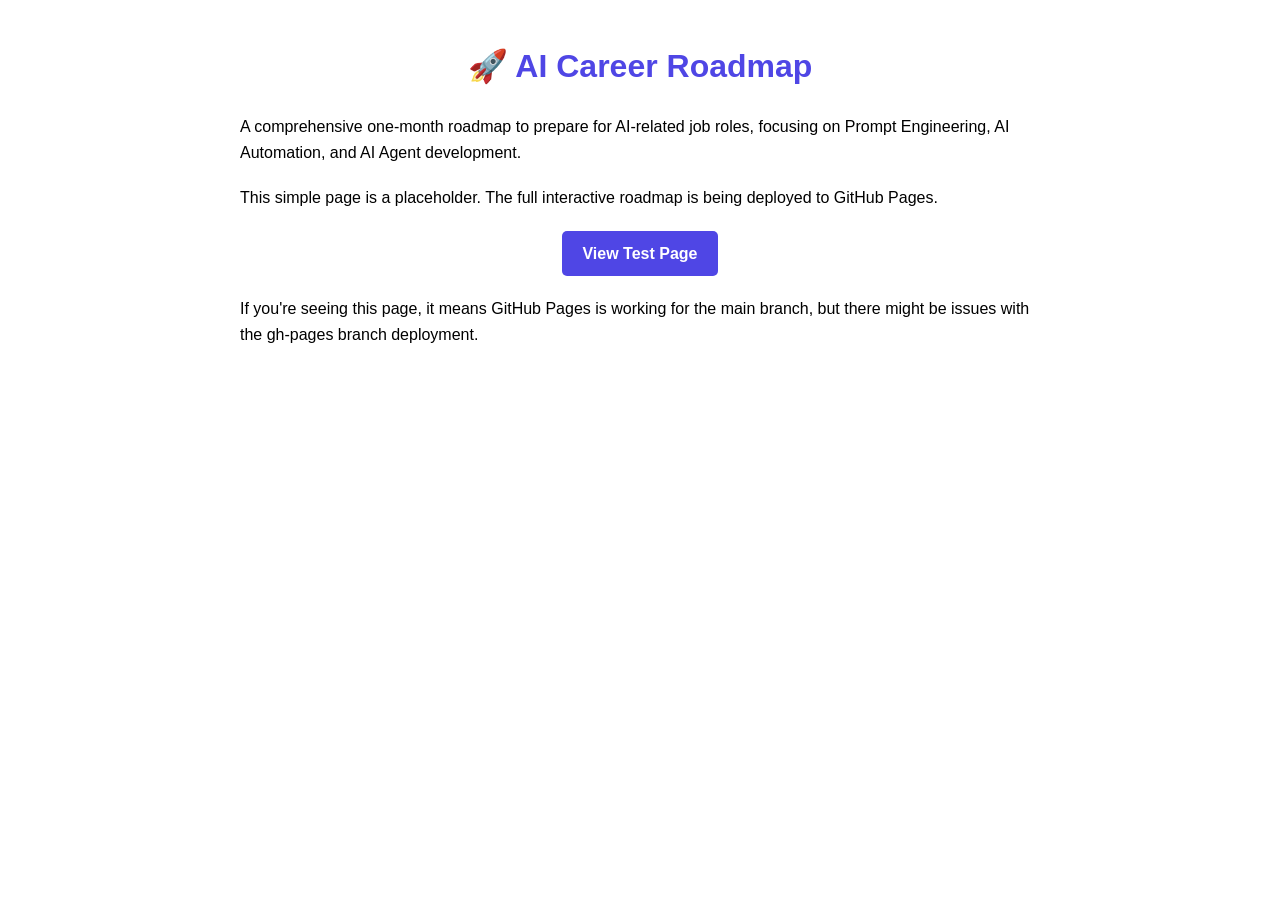
<file: index.html>
<!DOCTYPE html>
<html lang="en">
<head>
    <meta charset="UTF-8">
    <meta name="viewport" content="width=device-width, initial-scale=1.0">
    <title>AI Career Roadmap</title>
    <style>
        body {
            font-family: Arial, sans-serif;
            line-height: 1.6;
            max-width: 800px;
            margin: 0 auto;
            padding: 20px;
        }
        h1 {
            color: #4f46e5;
            text-align: center;
        }
        p {
            margin-bottom: 20px;
        }
        .button {
            display: inline-block;
            background-color: #4f46e5;
            color: white;
            padding: 10px 20px;
            text-decoration: none;
            border-radius: 5px;
            font-weight: bold;
        }
        .button:hover {
            background-color: #3730a3;
        }
        .center {
            text-align: center;
        }
    </style>
</head>
<body>
    <h1>🚀 AI Career Roadmap</h1>
    <p>A comprehensive one-month roadmap to prepare for AI-related job roles, focusing on Prompt Engineering, AI Automation, and AI Agent development.</p>
    
    <p>This simple page is a placeholder. The full interactive roadmap is being deployed to GitHub Pages.</p>
    
    <p class="center">
        <a href="https://hharsha98.github.io/ai-roadmap/test.html" class="button">View Test Page</a>
    </p>
    
    <p>If you're seeing this page, it means GitHub Pages is working for the main branch, but there might be issues with the gh-pages branch deployment.</p>
</body>
</html>
</file>
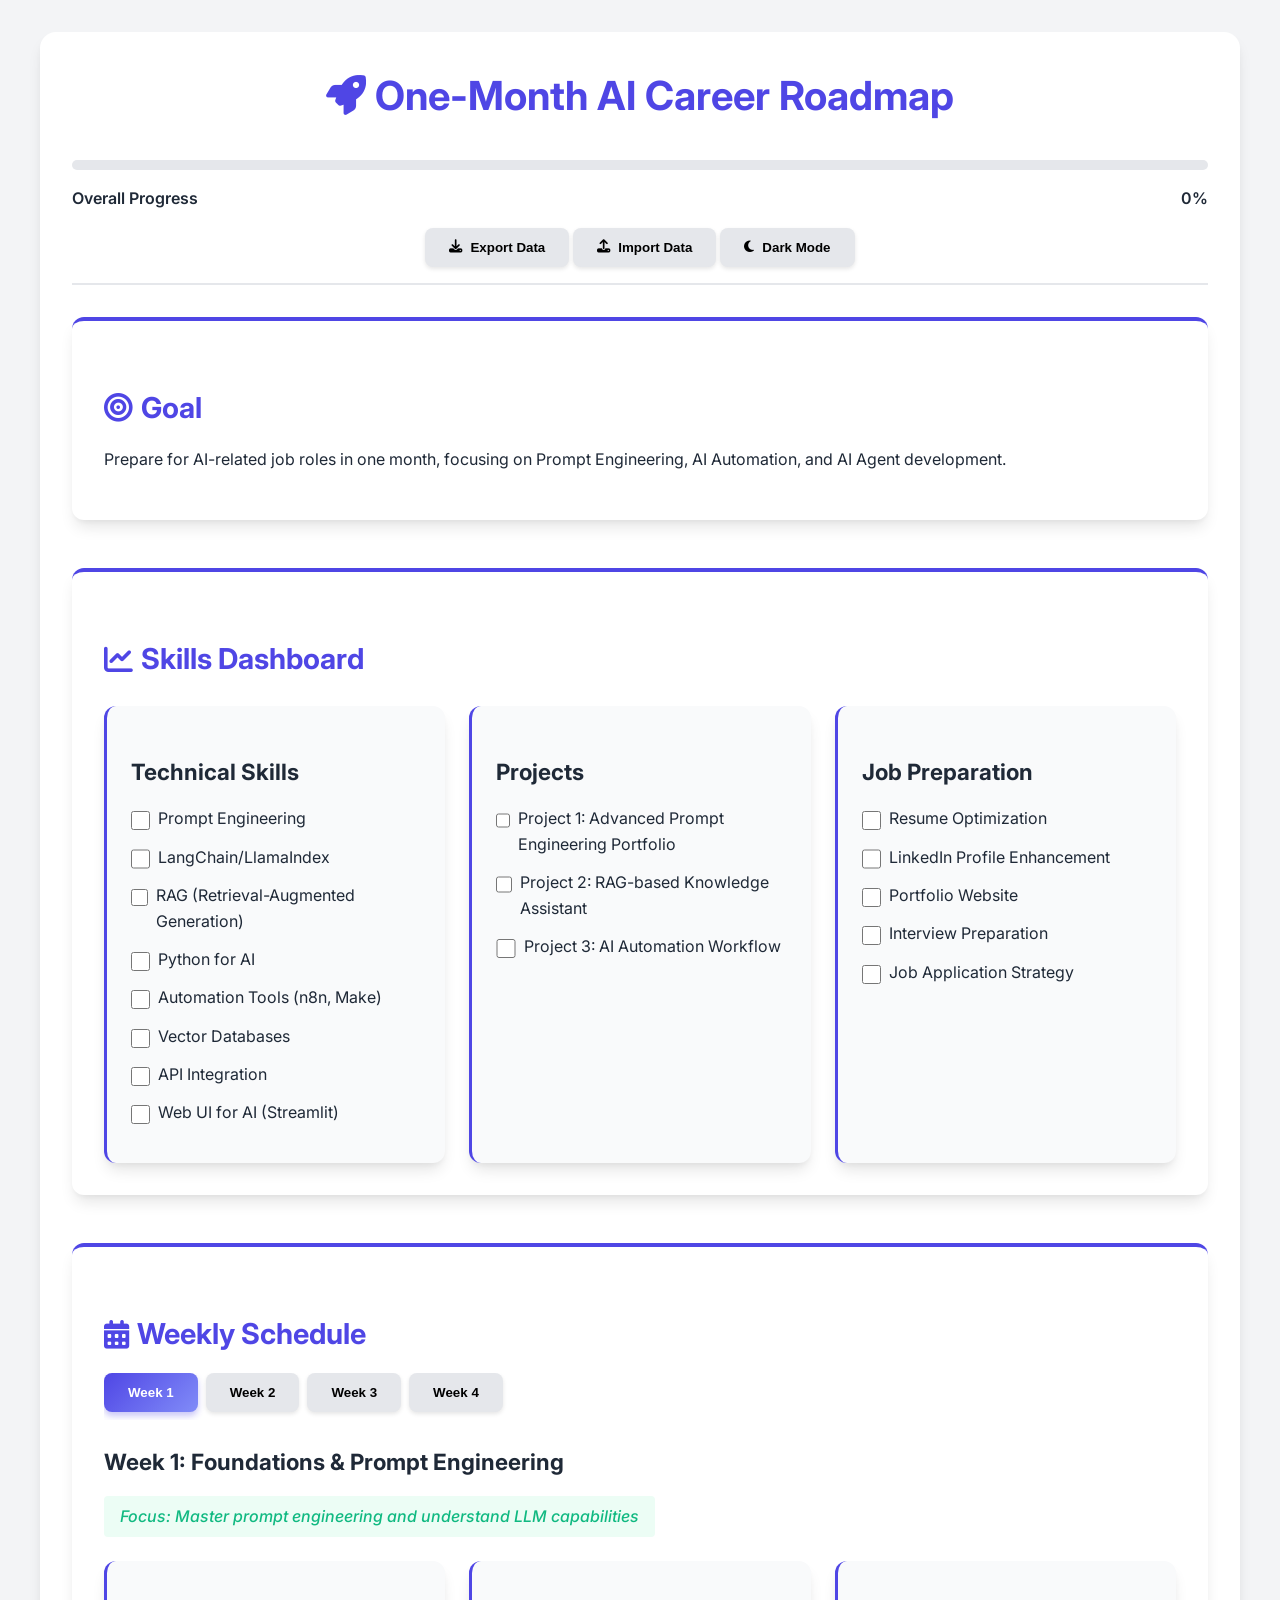
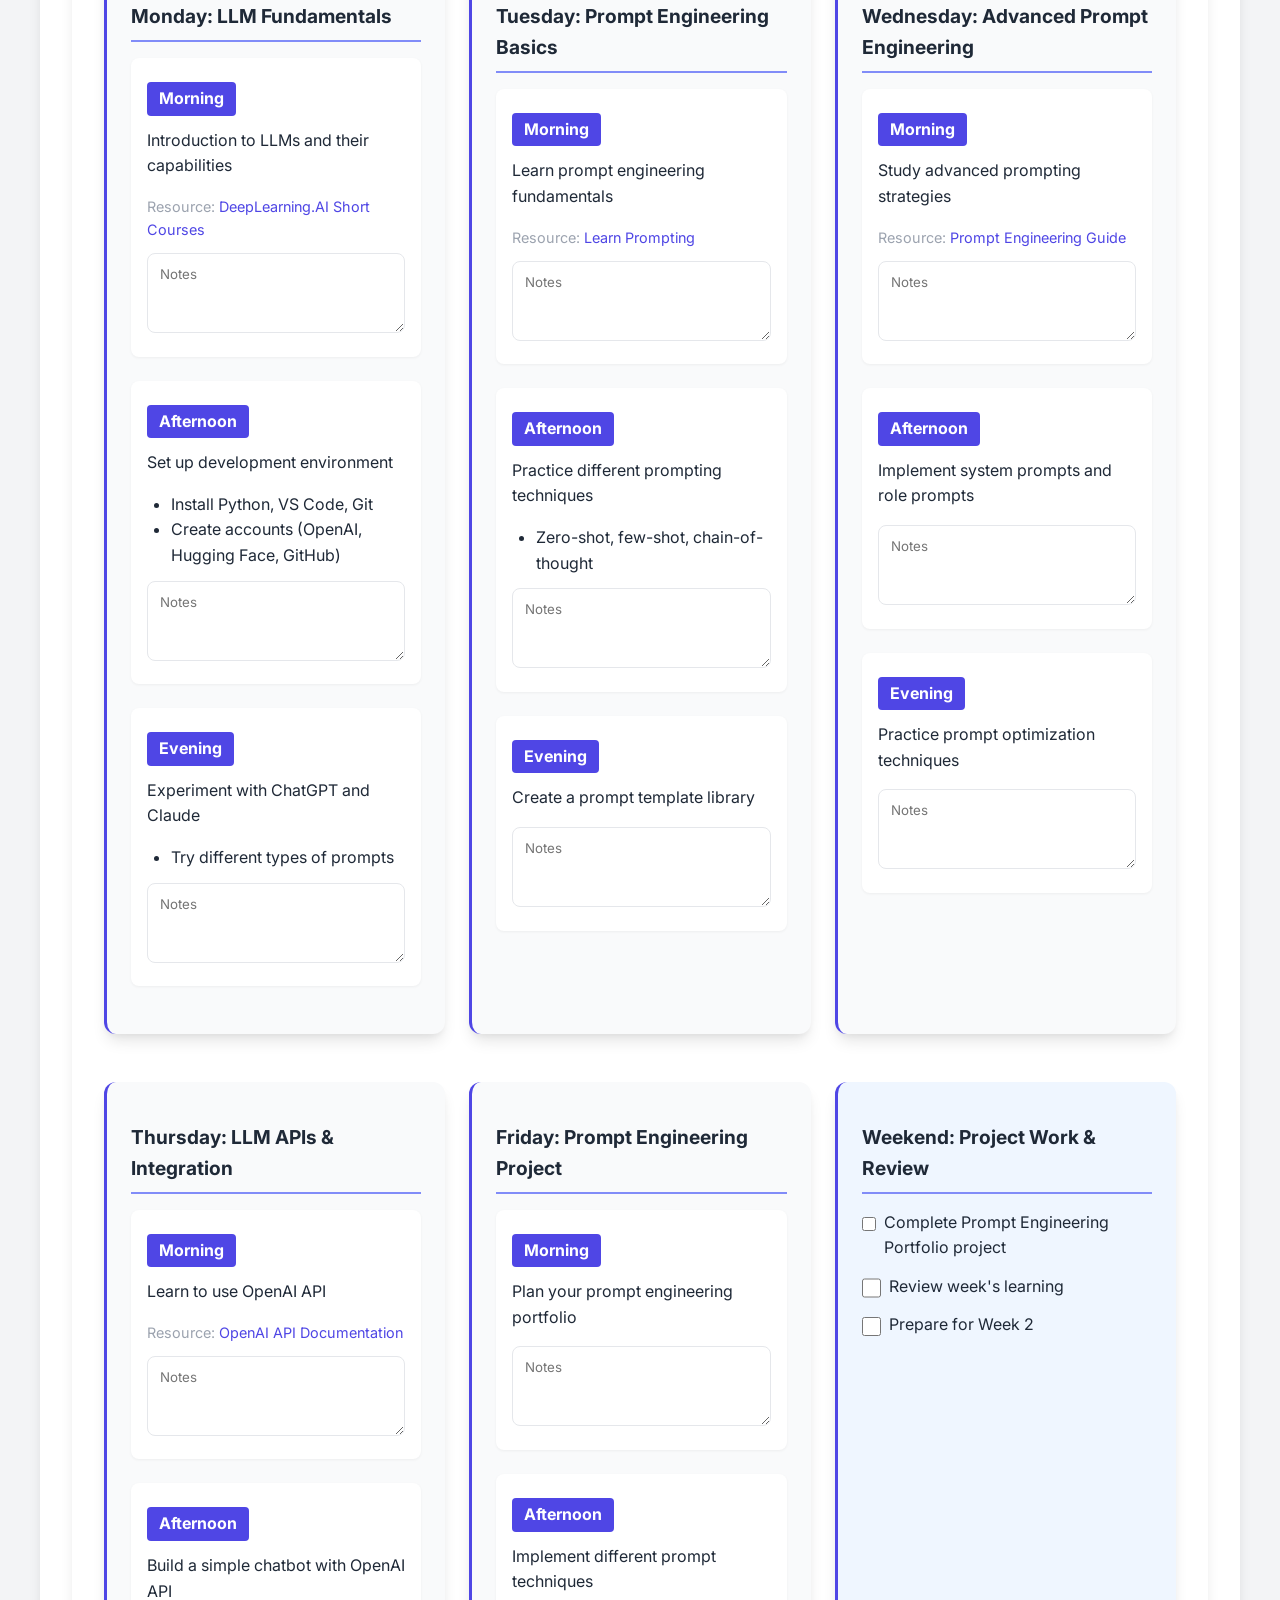
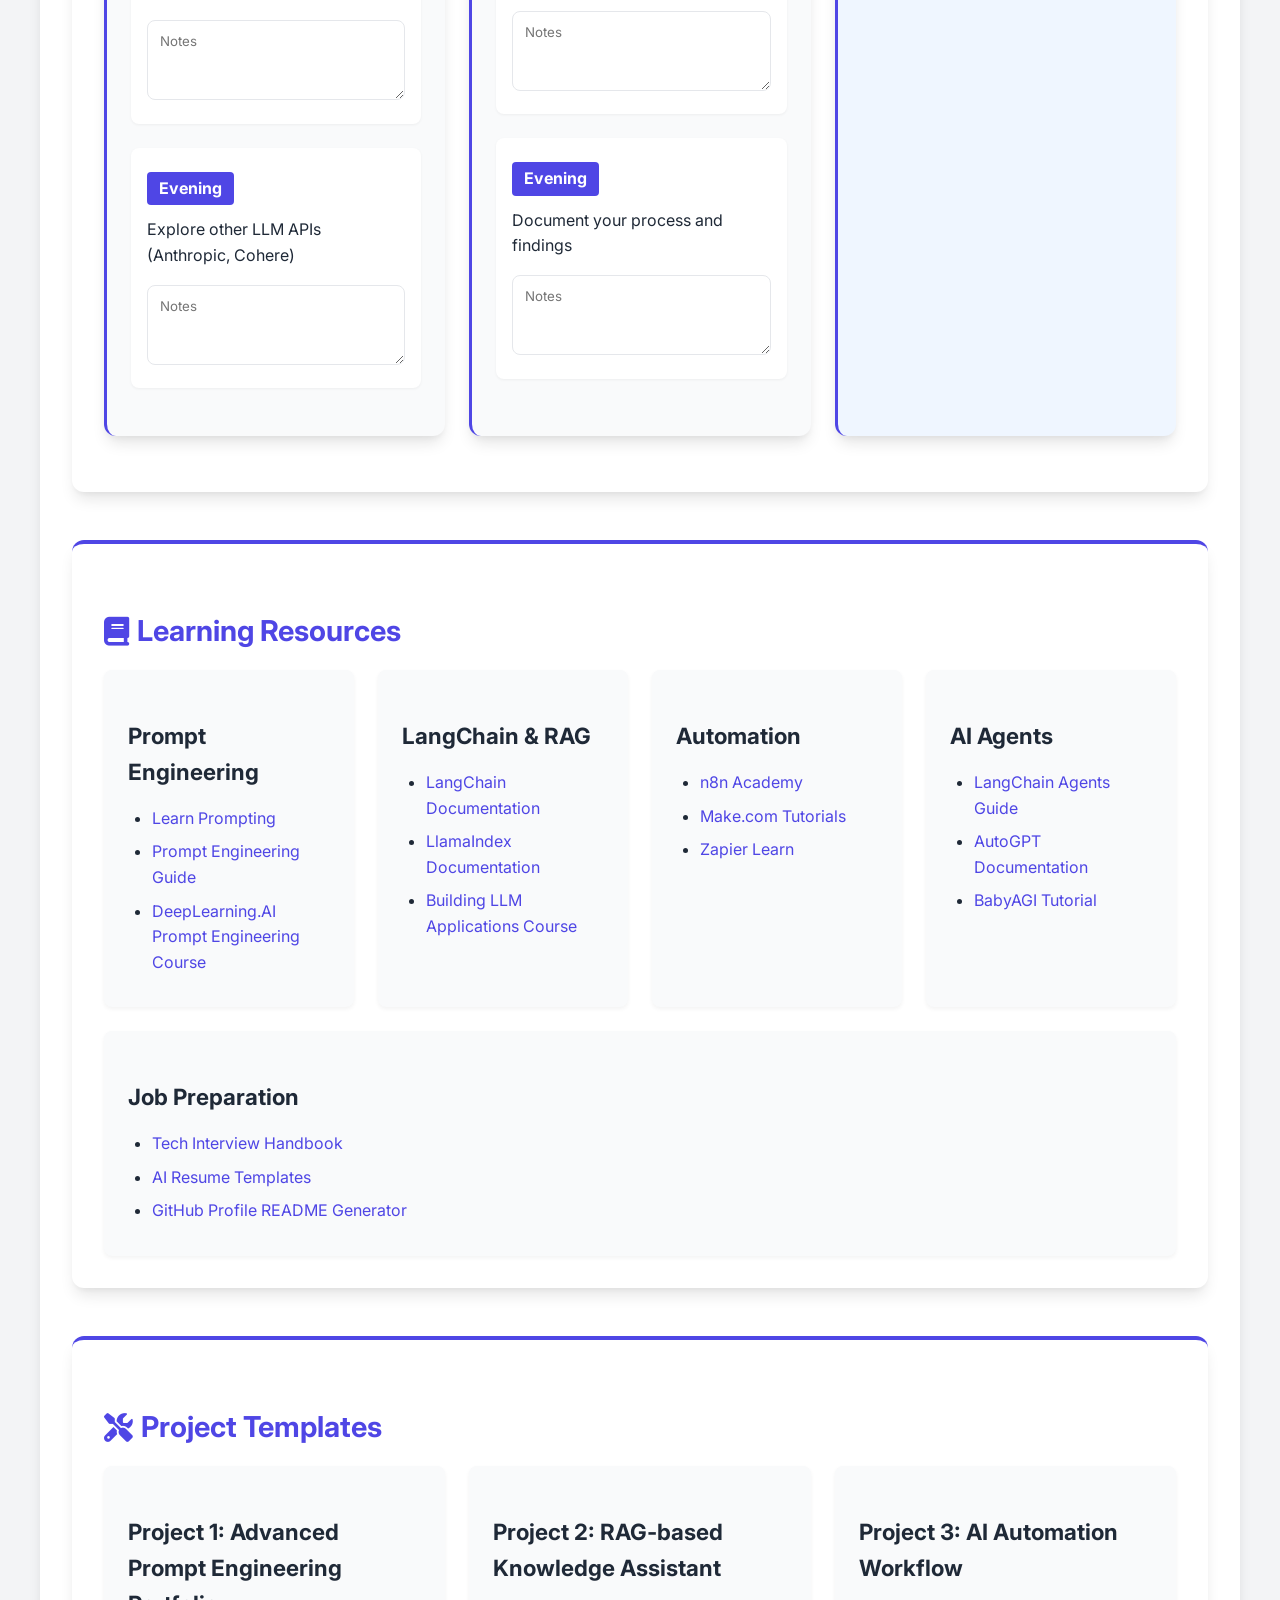
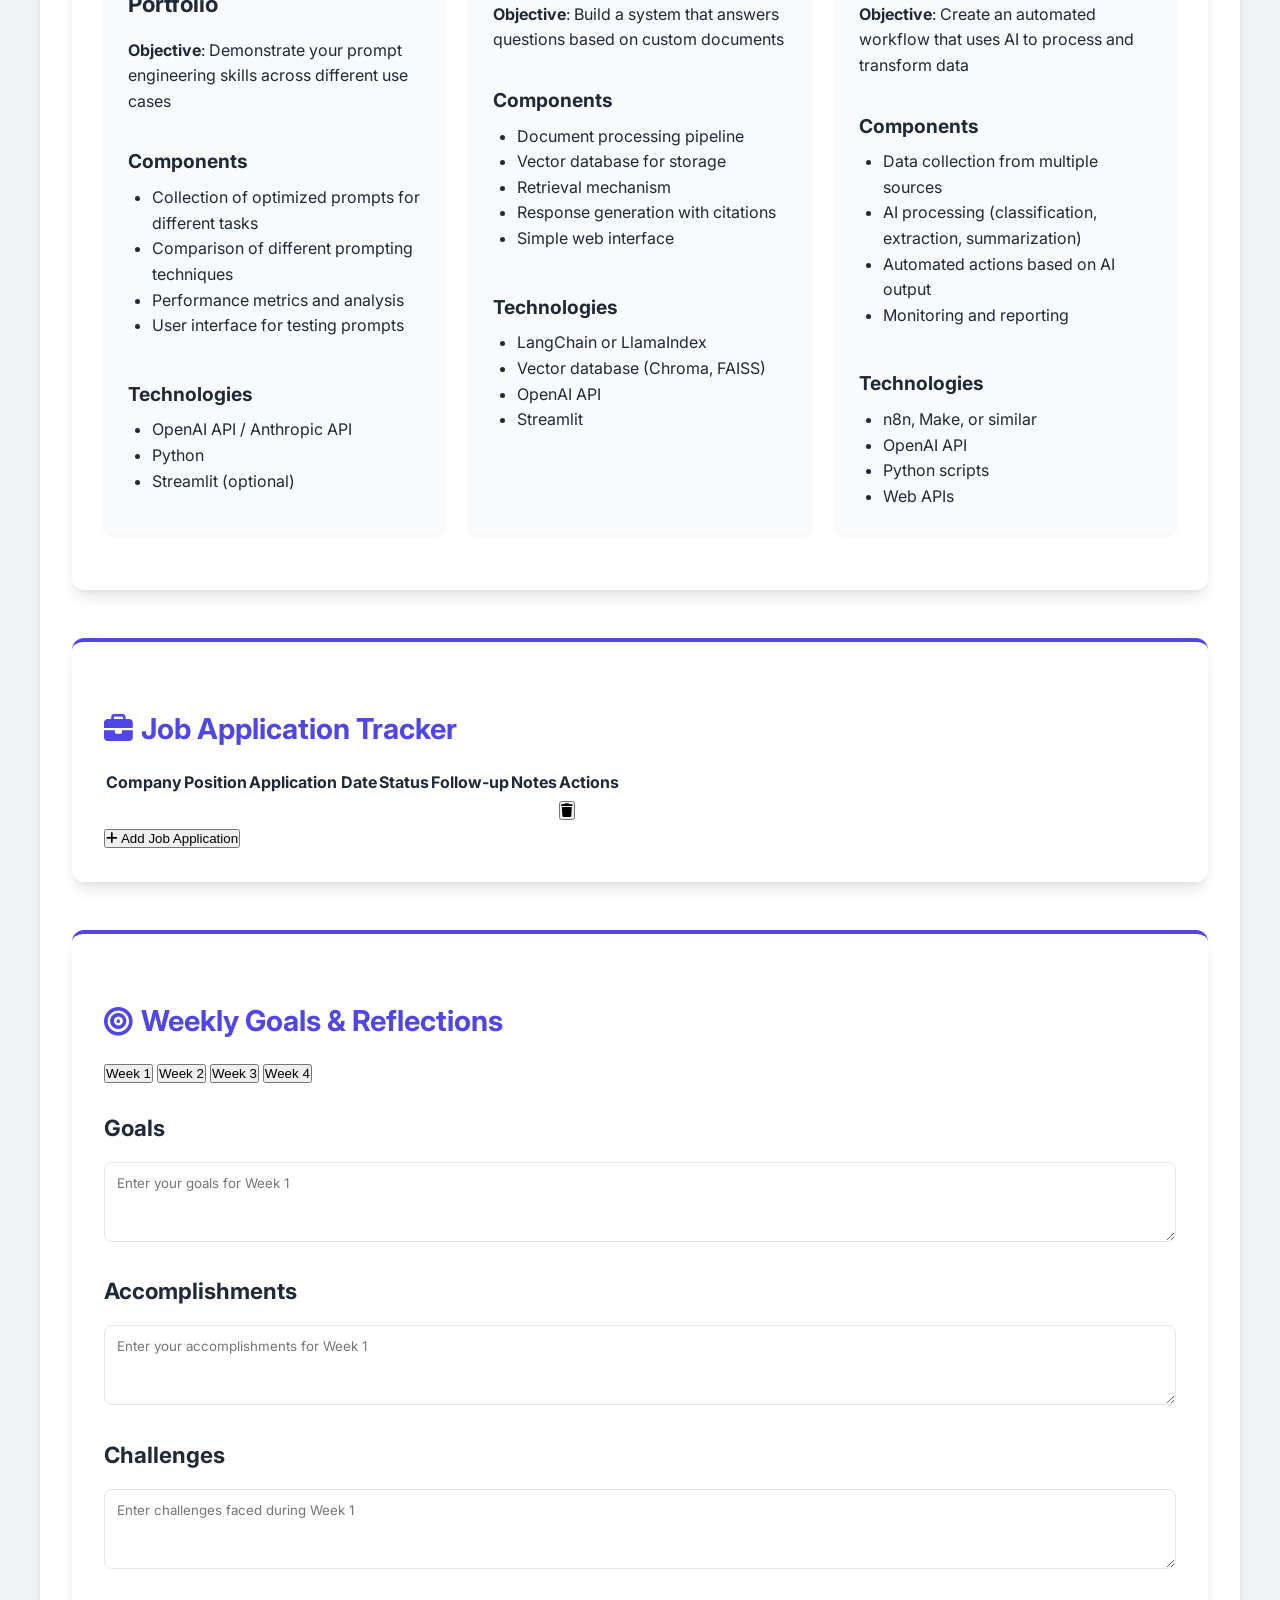
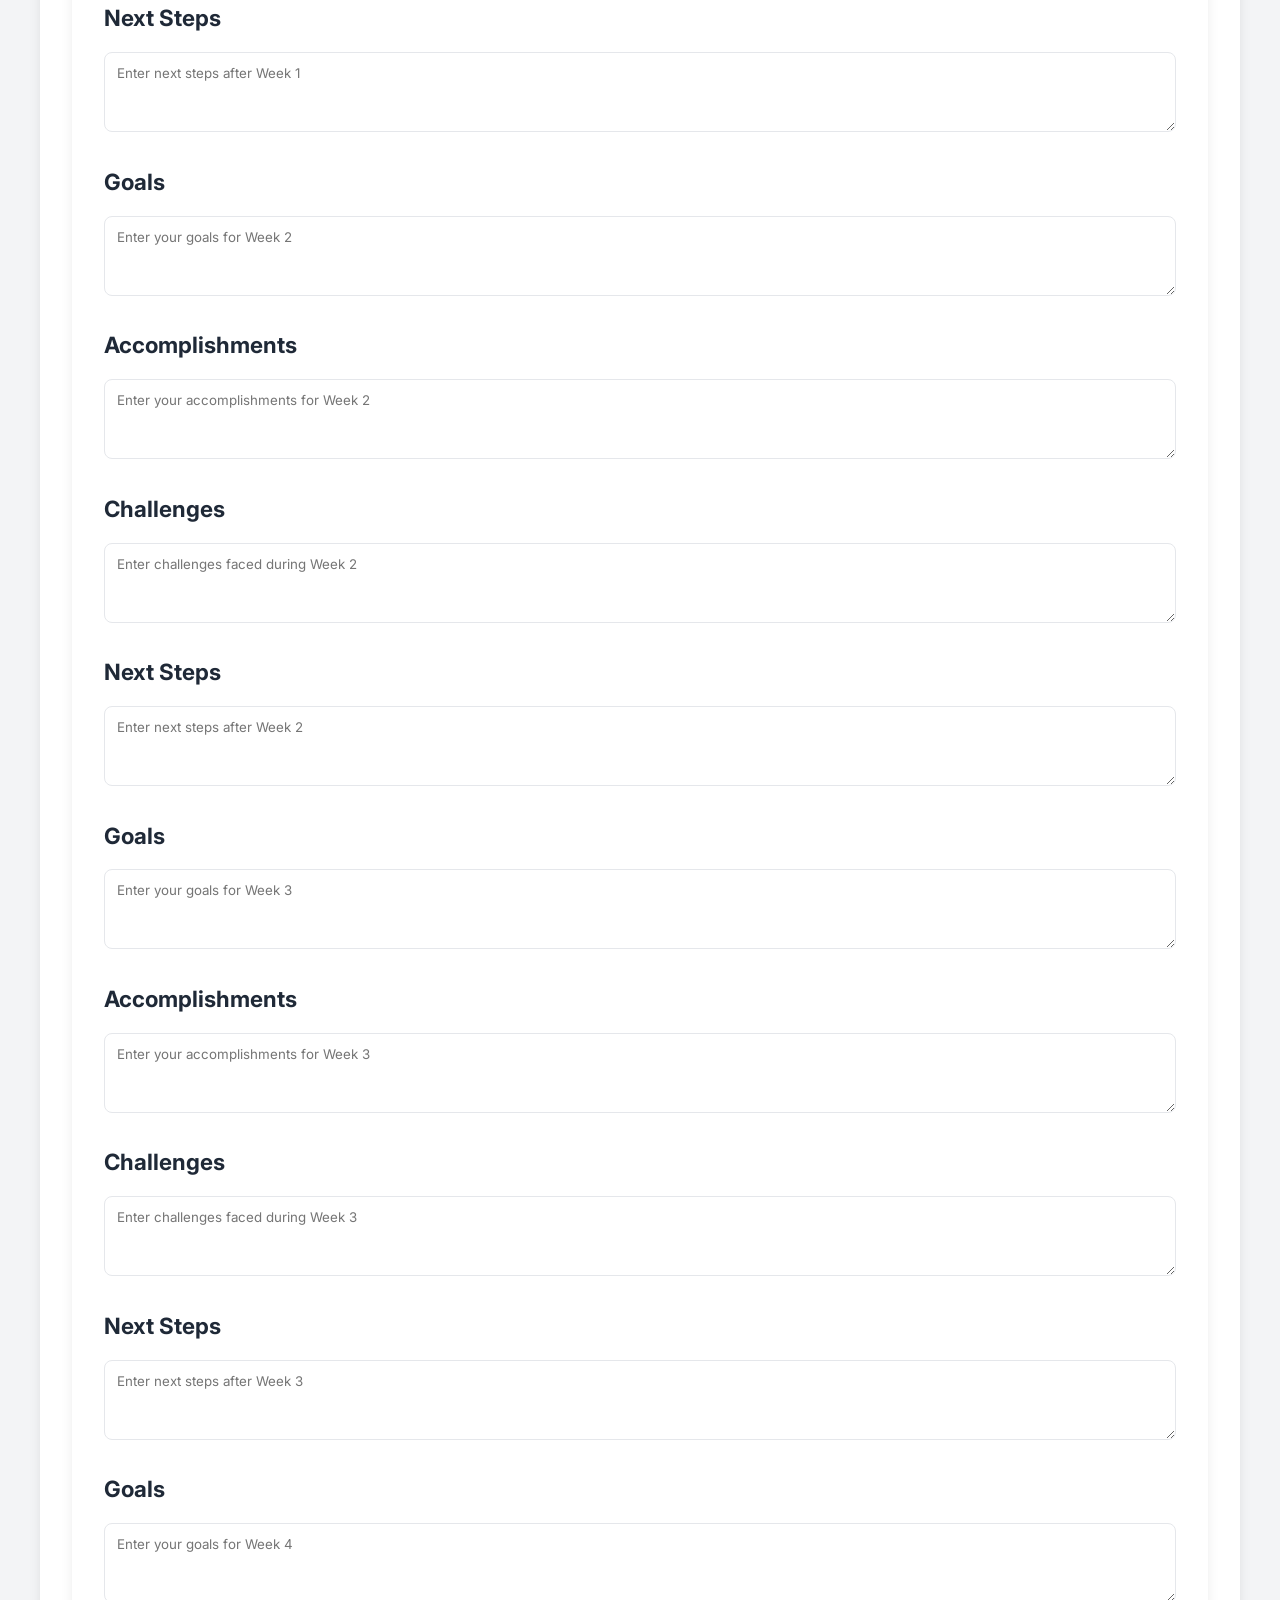
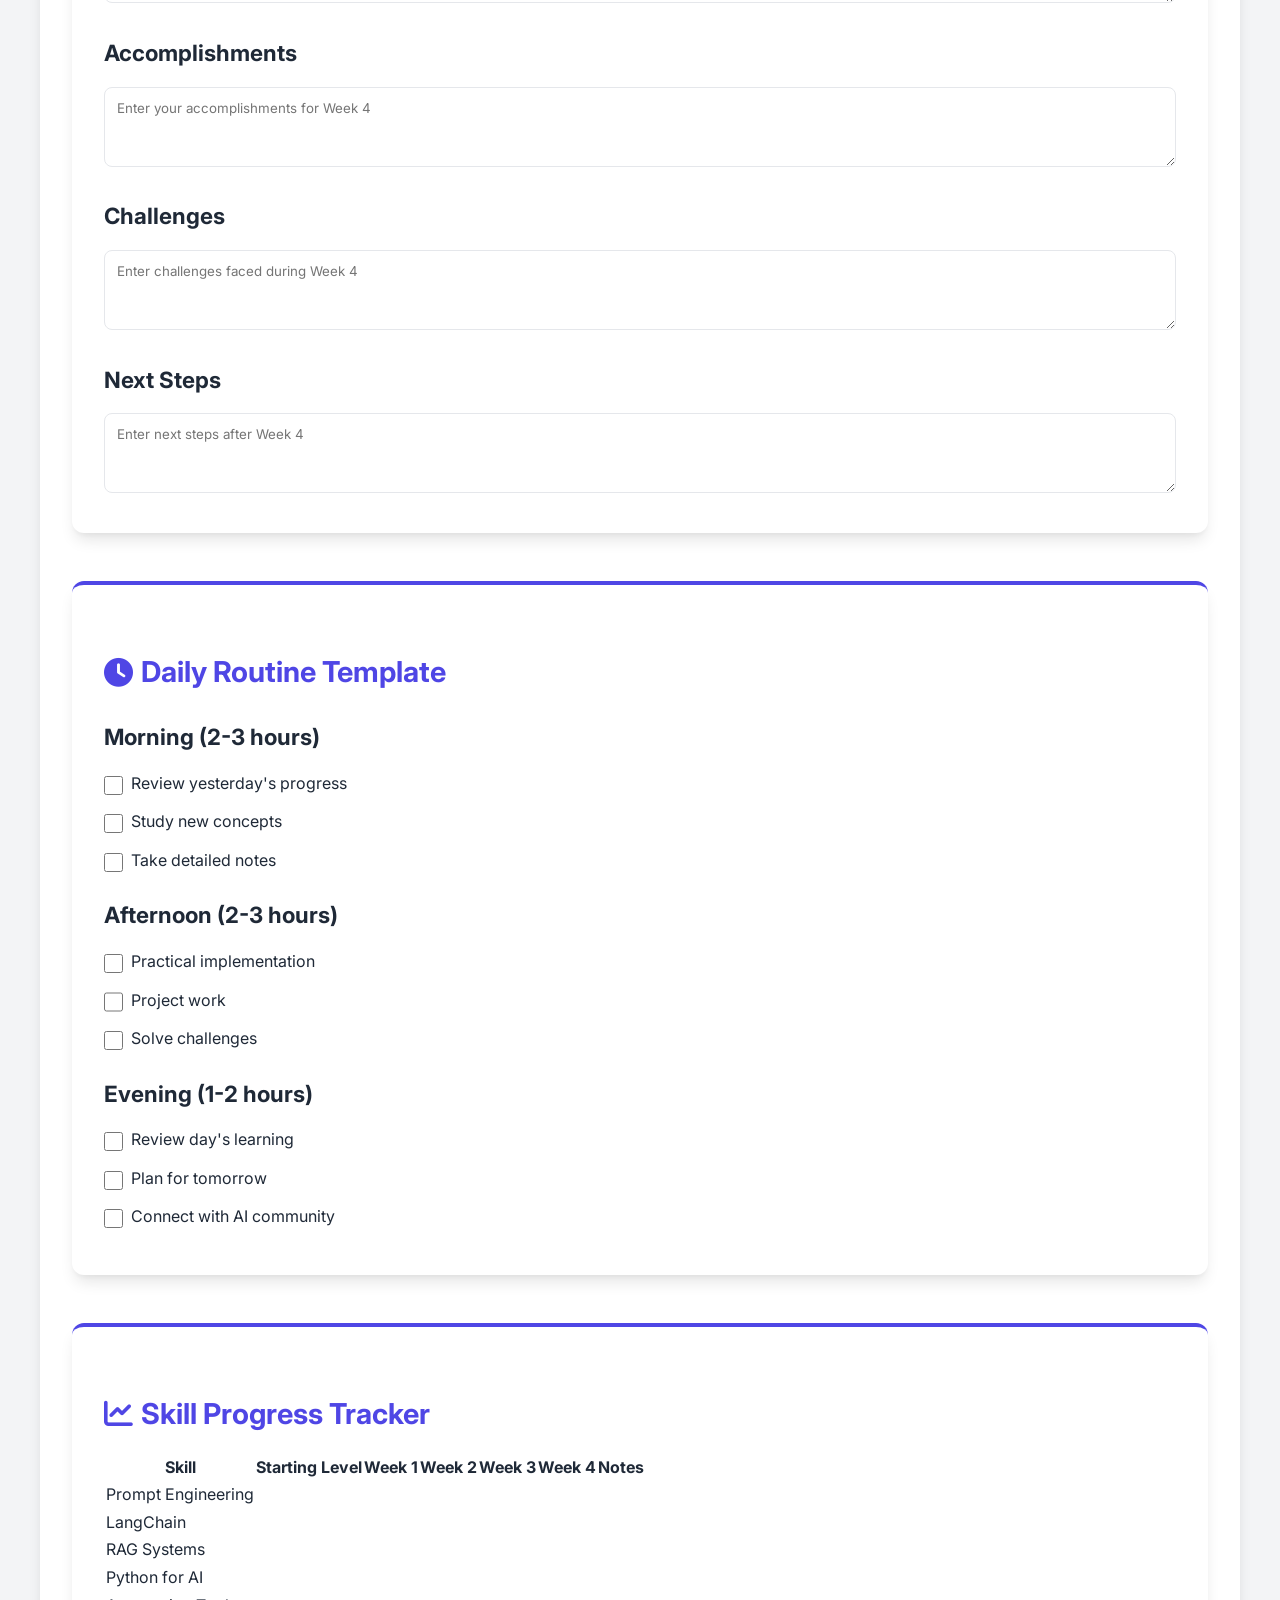
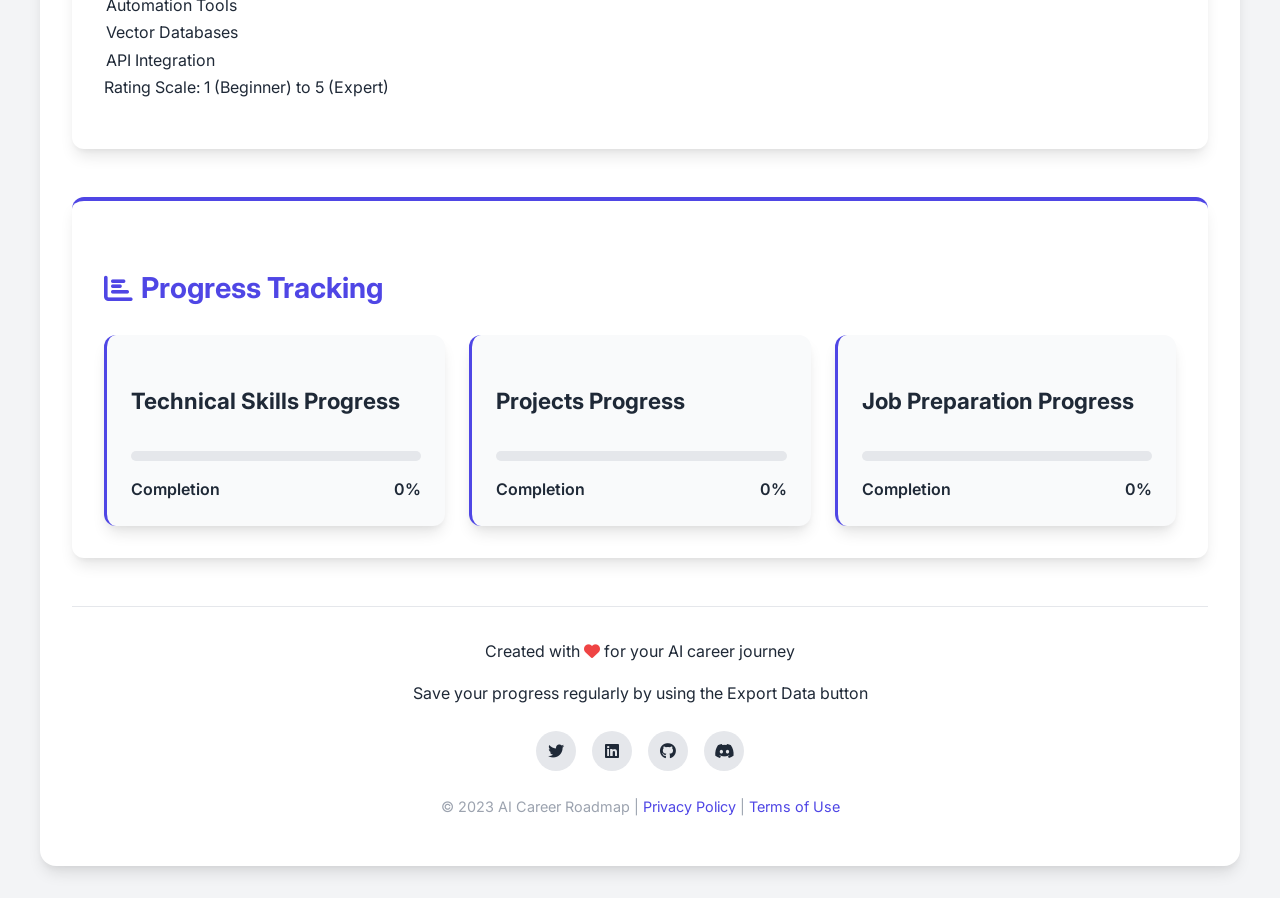
<file: docs/index.html>
<!DOCTYPE html>
<html lang="en">
<head>
    <meta charset="UTF-8">
    <meta name="description" content="A comprehensive one-month roadmap to prepare for AI-related job roles, focusing on Prompt Engineering, AI Automation, and AI Agent development.">
    <title>🚀 One-Month AI Career Roadmap</title>
    <meta name="viewport" content="width=device-width, initial-scale=1">
    <meta name="theme-color" content="#4f46e5">
    <link rel="stylesheet" href="styles.css">
    <link rel="stylesheet" href="https://cdnjs.cloudflare.com/ajax/libs/font-awesome/6.4.0/css/all.min.css">
    <link rel="preconnect" href="https://fonts.googleapis.com">
    <link rel="preconnect" href="https://fonts.gstatic.com" crossorigin>
    <link href="https://fonts.googleapis.com/css2?family=Inter:wght@300;400;500;600;700&family=Poppins:wght@400;500;600;700&display=swap" rel="stylesheet">
    <link rel="icon" type="image/png" href="https://img.icons8.com/fluency/48/artificial-intelligence.png">
    <link rel="manifest" href="manifest.json">
    <link rel="apple-touch-icon" href="https://img.icons8.com/fluency/192/artificial-intelligence.png">
    <meta name="apple-mobile-web-app-capable" content="yes">
    <meta name="apple-mobile-web-app-status-bar-style" content="black-translucent">
    <script defer src="script.js"></script>
</head>
<body>
    <div class="container">
        <header>
            <h1><i class="fas fa-rocket"></i> One-Month AI Career Roadmap</h1>
            <div class="progress-container">
                <div class="progress-bar">
                    <div class="progress-fill"></div>
                </div>
                <div class="progress-stats">
                    <span>Overall Progress</span>
                    <span class="progress-percentage">0%</span>
                </div>
            </div>
            <div class="action-buttons" style="margin-top: 1rem;">
                <button onclick="exportData()" class="tab-button"><i class="fas fa-download"></i> Export Data</button>
                <button onclick="importData()" class="tab-button"><i class="fas fa-upload"></i> Import Data</button>
                <button id="theme-toggle" class="tab-button"><i class="fas fa-moon"></i><i class="fas fa-sun"></i> Dark Mode</button>
            </div>
        </header>

        <section id="goal">
            <h2><i class="fas fa-bullseye"></i> Goal</h2>
            <p>Prepare for AI-related job roles in one month, focusing on Prompt Engineering, AI Automation, and AI Agent development.</p>
        </section>

        <section id="skills-dashboard">
            <h2><i class="fas fa-chart-line"></i> Skills Dashboard</h2>

            <div class="skills-container">
                <div class="skills-column">
                    <h3>Technical Skills</h3>
                    <ul class="checklist">
                        <li><input type="checkbox" id="skill1"><label for="skill1">Prompt Engineering</label></li>
                        <li><input type="checkbox" id="skill2"><label for="skill2">LangChain/LlamaIndex</label></li>
                        <li><input type="checkbox" id="skill3"><label for="skill3">RAG (Retrieval-Augmented Generation)</label></li>
                        <li><input type="checkbox" id="skill4"><label for="skill4">Python for AI</label></li>
                        <li><input type="checkbox" id="skill5"><label for="skill5">Automation Tools (n8n, Make)</label></li>
                        <li><input type="checkbox" id="skill6"><label for="skill6">Vector Databases</label></li>
                        <li><input type="checkbox" id="skill7"><label for="skill7">API Integration</label></li>
                        <li><input type="checkbox" id="skill8"><label for="skill8">Web UI for AI (Streamlit)</label></li>
                    </ul>
                </div>

                <div class="skills-column">
                    <h3>Projects</h3>
                    <ul class="checklist">
                        <li><input type="checkbox" id="project1"><label for="project1">Project 1: Advanced Prompt Engineering Portfolio</label></li>
                        <li><input type="checkbox" id="project2"><label for="project2">Project 2: RAG-based Knowledge Assistant</label></li>
                        <li><input type="checkbox" id="project3"><label for="project3">Project 3: AI Automation Workflow</label></li>
                    </ul>
                </div>

                <div class="skills-column">
                    <h3>Job Preparation</h3>
                    <ul class="checklist">
                        <li><input type="checkbox" id="job1"><label for="job1">Resume Optimization</label></li>
                        <li><input type="checkbox" id="job2"><label for="job2">LinkedIn Profile Enhancement</label></li>
                        <li><input type="checkbox" id="job3"><label for="job3">Portfolio Website</label></li>
                        <li><input type="checkbox" id="job4"><label for="job4">Interview Preparation</label></li>
                        <li><input type="checkbox" id="job5"><label for="job5">Job Application Strategy</label></li>
                    </ul>
                </div>
            </div>
        </section>

        <section id="weekly-schedule">
            <h2><i class="fas fa-calendar-alt"></i> Weekly Schedule</h2>

            <div class="week-tabs">
                <button class="tab-button active" onclick="openWeek(event, 'week1')">Week 1</button>
                <button class="tab-button" onclick="openWeek(event, 'week2')">Week 2</button>
                <button class="tab-button" onclick="openWeek(event, 'week3')">Week 3</button>
                <button class="tab-button" onclick="openWeek(event, 'week4')">Week 4</button>
            </div>

            <div id="week1" class="week-content active">
                <h3>Week 1: Foundations & Prompt Engineering</h3>
                <p class="week-focus"><em>Focus: Master prompt engineering and understand LLM capabilities</em></p>

                <div class="day-container">
                    <div class="day-card">
                        <h4>Monday: LLM Fundamentals</h4>
                        <div class="time-block">
                            <h5>Morning</h5>
                            <p>Introduction to LLMs and their capabilities</p>
                            <p class="resource">Resource: <a href="https://www.deeplearning.ai/short-courses/" target="_blank">DeepLearning.AI Short Courses</a></p>
                            <textarea placeholder="Notes"></textarea>
                        </div>
                        <div class="time-block">
                            <h5>Afternoon</h5>
                            <p>Set up development environment</p>
                            <ul>
                                <li>Install Python, VS Code, Git</li>
                                <li>Create accounts (OpenAI, Hugging Face, GitHub)</li>
                            </ul>
                            <textarea placeholder="Notes"></textarea>
                        </div>
                        <div class="time-block">
                            <h5>Evening</h5>
                            <p>Experiment with ChatGPT and Claude</p>
                            <ul>
                                <li>Try different types of prompts</li>
                            </ul>
                            <textarea placeholder="Notes"></textarea>
                        </div>
                    </div>

                    <div class="day-card">
                        <h4>Tuesday: Prompt Engineering Basics</h4>
                        <div class="time-block">
                            <h5>Morning</h5>
                            <p>Learn prompt engineering fundamentals</p>
                            <p class="resource">Resource: <a href="https://learnprompting.org/" target="_blank">Learn Prompting</a></p>
                            <textarea placeholder="Notes"></textarea>
                        </div>
                        <div class="time-block">
                            <h5>Afternoon</h5>
                            <p>Practice different prompting techniques</p>
                            <ul>
                                <li>Zero-shot, few-shot, chain-of-thought</li>
                            </ul>
                            <textarea placeholder="Notes"></textarea>
                        </div>
                        <div class="time-block">
                            <h5>Evening</h5>
                            <p>Create a prompt template library</p>
                            <textarea placeholder="Notes"></textarea>
                        </div>
                    </div>

                    <div class="day-card">
                        <h4>Wednesday: Advanced Prompt Engineering</h4>
                        <div class="time-block">
                            <h5>Morning</h5>
                            <p>Study advanced prompting strategies</p>
                            <p class="resource">Resource: <a href="https://www.promptingguide.ai/" target="_blank">Prompt Engineering Guide</a></p>
                            <textarea placeholder="Notes"></textarea>
                        </div>
                        <div class="time-block">
                            <h5>Afternoon</h5>
                            <p>Implement system prompts and role prompts</p>
                            <textarea placeholder="Notes"></textarea>
                        </div>
                        <div class="time-block">
                            <h5>Evening</h5>
                            <p>Practice prompt optimization techniques</p>
                            <textarea placeholder="Notes"></textarea>
                        </div>
                    </div>

                    <div class="day-card">
                        <h4>Thursday: LLM APIs & Integration</h4>
                        <div class="time-block">
                            <h5>Morning</h5>
                            <p>Learn to use OpenAI API</p>
                            <p class="resource">Resource: <a href="https://platform.openai.com/docs/api-reference" target="_blank">OpenAI API Documentation</a></p>
                            <textarea placeholder="Notes"></textarea>
                        </div>
                        <div class="time-block">
                            <h5>Afternoon</h5>
                            <p>Build a simple chatbot with OpenAI API</p>
                            <textarea placeholder="Notes"></textarea>
                        </div>
                        <div class="time-block">
                            <h5>Evening</h5>
                            <p>Explore other LLM APIs (Anthropic, Cohere)</p>
                            <textarea placeholder="Notes"></textarea>
                        </div>
                    </div>

                    <div class="day-card">
                        <h4>Friday: Prompt Engineering Project</h4>
                        <div class="time-block">
                            <h5>Morning</h5>
                            <p>Plan your prompt engineering portfolio</p>
                            <textarea placeholder="Notes"></textarea>
                        </div>
                        <div class="time-block">
                            <h5>Afternoon</h5>
                            <p>Implement different prompt techniques</p>
                            <textarea placeholder="Notes"></textarea>
                        </div>
                        <div class="time-block">
                            <h5>Evening</h5>
                            <p>Document your process and findings</p>
                            <textarea placeholder="Notes"></textarea>
                        </div>
                    </div>

                    <div class="day-card weekend">
                        <h4>Weekend: Project Work & Review</h4>
                        <ul class="checklist">
                            <li><input type="checkbox" id="w1-weekend1"><label for="w1-weekend1">Complete Prompt Engineering Portfolio project</label></li>
                            <li><input type="checkbox" id="w1-weekend2"><label for="w1-weekend2">Review week's learning</label></li>
                            <li><input type="checkbox" id="w1-weekend3"><label for="w1-weekend3">Prepare for Week 2</label></li>
                        </ul>
                    </div>
                </div>
            </div>

            <div id="week2" class="week-content">
                <h3>Week 2: LangChain & RAG Systems</h3>
                <p class="week-focus"><em>Focus: Build applications with LangChain and implement RAG</em></p>

                <!-- Week 2 content structure similar to Week 1 -->
                <div class="day-container">
                    <!-- Monday -->
                    <div class="day-card">
                        <h4>Monday: Introduction to LangChain</h4>
                        <div class="time-block">
                            <h5>Morning</h5>
                            <p>LangChain fundamentals</p>
                            <p class="resource">Resource: <a href="https://python.langchain.com/docs/get_started/introduction" target="_blank">LangChain Documentation</a></p>
                            <textarea placeholder="Notes"></textarea>
                        </div>
                        <div class="time-block">
                            <h5>Afternoon</h5>
                            <p>Set up LangChain environment</p>
                            <textarea placeholder="Notes"></textarea>
                        </div>
                        <div class="time-block">
                            <h5>Evening</h5>
                            <p>Build simple chains</p>
                            <textarea placeholder="Notes"></textarea>
                        </div>
                    </div>

                    <!-- Rest of Week 2 days -->
                    <!-- Similar structure for Tuesday through Friday -->
                    <!-- Weekend -->
                    <div class="day-card weekend">
                        <h4>Weekend: Project Work & Review</h4>
                        <ul class="checklist">
                            <li><input type="checkbox" id="w2-weekend1"><label for="w2-weekend1">Complete RAG-based Knowledge Assistant project</label></li>
                            <li><input type="checkbox" id="w2-weekend2"><label for="w2-weekend2">Review week's learning</label></li>
                            <li><input type="checkbox" id="w2-weekend3"><label for="w2-weekend3">Prepare for Week 3</label></li>
                        </ul>
                    </div>
                </div>
            </div>

            <div id="week3" class="week-content">
                <h3>Week 3: Automation & AI Agents</h3>
                <p class="week-focus"><em>Focus: Learn automation tools and build AI agents</em></p>

                <!-- Week 3 content structure similar to Week 1 -->
                <!-- Abbreviated for brevity -->
                <div class="day-container">
                    <div class="day-card weekend">
                        <h4>Weekend: Project Work & Review</h4>
                        <ul class="checklist">
                            <li><input type="checkbox" id="w3-weekend1"><label for="w3-weekend1">Complete AI Automation Workflow project</label></li>
                            <li><input type="checkbox" id="w3-weekend2"><label for="w3-weekend2">Review week's learning</label></li>
                            <li><input type="checkbox" id="w3-weekend3"><label for="w3-weekend3">Prepare for Week 4</label></li>
                        </ul>
                    </div>
                </div>
            </div>

            <div id="week4" class="week-content">
                <h3>Week 4: Portfolio Finalization & Job Preparation</h3>
                <p class="week-focus"><em>Focus: Polish projects and prepare for job applications</em></p>

                <!-- Week 4 content structure similar to Week 1 -->
                <!-- Abbreviated for brevity -->
                <div class="day-container">
                    <div class="day-card weekend">
                        <h4>Weekend: Final Review & Launch</h4>
                        <ul class="checklist">
                            <li><input type="checkbox" id="w4-weekend1"><label for="w4-weekend1">Finalize all projects and portfolio</label></li>
                            <li><input type="checkbox" id="w4-weekend2"><label for="w4-weekend2">Create application schedule</label></li>
                            <li><input type="checkbox" id="w4-weekend3"><label for="w4-weekend3">Prepare for first applications</label></li>
                        </ul>
                    </div>
                </div>
            </div>
        </section>

        <section id="learning-resources">
            <h2><i class="fas fa-book"></i> Learning Resources</h2>

            <div class="resources-container">
                <div class="resource-category">
                    <h3>Prompt Engineering</h3>
                    <ul>
                        <li><a href="https://learnprompting.org/" target="_blank">Learn Prompting</a></li>
                        <li><a href="https://www.promptingguide.ai/" target="_blank">Prompt Engineering Guide</a></li>
                        <li><a href="https://www.deeplearning.ai/short-courses/chatgpt-prompt-engineering-for-developers/" target="_blank">DeepLearning.AI Prompt Engineering Course</a></li>
                    </ul>
                </div>

                <div class="resource-category">
                    <h3>LangChain & RAG</h3>
                    <ul>
                        <li><a href="https://python.langchain.com/docs/get_started/introduction" target="_blank">LangChain Documentation</a></li>
                        <li><a href="https://docs.llamaindex.ai/en/stable/" target="_blank">LlamaIndex Documentation</a></li>
                        <li><a href="https://www.deeplearning.ai/short-courses/building-applications-with-vector-databases/" target="_blank">Building LLM Applications Course</a></li>
                    </ul>
                </div>

                <div class="resource-category">
                    <h3>Automation</h3>
                    <ul>
                        <li><a href="https://academy.n8n.io/" target="_blank">n8n Academy</a></li>
                        <li><a href="https://www.make.com/en/help/tutorials" target="_blank">Make.com Tutorials</a></li>
                        <li><a href="https://zapier.com/learn" target="_blank">Zapier Learn</a></li>
                    </ul>
                </div>

                <div class="resource-category">
                    <h3>AI Agents</h3>
                    <ul>
                        <li><a href="https://python.langchain.com/docs/modules/agents/" target="_blank">LangChain Agents Guide</a></li>
                        <li><a href="https://docs.agpt.co/" target="_blank">AutoGPT Documentation</a></li>
                        <li><a href="https://github.com/yoheinakajima/babyagi" target="_blank">BabyAGI Tutorial</a></li>
                    </ul>
                </div>

                <div class="resource-category">
                    <h3>Job Preparation</h3>
                    <ul>
                        <li><a href="https://www.techinterviewhandbook.org/" target="_blank">Tech Interview Handbook</a></li>
                        <li><a href="https://www.overleaf.com/latex/templates/tagged/cv" target="_blank">AI Resume Templates</a></li>
                        <li><a href="https://rahuldkjain.github.io/gh-profile-readme-generator/" target="_blank">GitHub Profile README Generator</a></li>
                    </ul>
                </div>
            </div>
        </section>

        <section id="project-templates">
            <h2><i class="fas fa-tools"></i> Project Templates</h2>

            <div class="project-cards">
                <div class="project-card">
                    <h3>Project 1: Advanced Prompt Engineering Portfolio</h3>
                    <p><strong>Objective</strong>: Demonstrate your prompt engineering skills across different use cases</p>

                    <div class="project-details">
                        <div class="project-components">
                            <h4>Components</h4>
                            <ul>
                                <li>Collection of optimized prompts for different tasks</li>
                                <li>Comparison of different prompting techniques</li>
                                <li>Performance metrics and analysis</li>
                                <li>User interface for testing prompts</li>
                            </ul>
                        </div>

                        <div class="project-tech">
                            <h4>Technologies</h4>
                            <ul>
                                <li>OpenAI API / Anthropic API</li>
                                <li>Python</li>
                                <li>Streamlit (optional)</li>
                            </ul>
                        </div>
                    </div>
                </div>

                <div class="project-card">
                    <h3>Project 2: RAG-based Knowledge Assistant</h3>
                    <p><strong>Objective</strong>: Build a system that answers questions based on custom documents</p>

                    <div class="project-details">
                        <div class="project-components">
                            <h4>Components</h4>
                            <ul>
                                <li>Document processing pipeline</li>
                                <li>Vector database for storage</li>
                                <li>Retrieval mechanism</li>
                                <li>Response generation with citations</li>
                                <li>Simple web interface</li>
                            </ul>
                        </div>

                        <div class="project-tech">
                            <h4>Technologies</h4>
                            <ul>
                                <li>LangChain or LlamaIndex</li>
                                <li>Vector database (Chroma, FAISS)</li>
                                <li>OpenAI API</li>
                                <li>Streamlit</li>
                            </ul>
                        </div>
                    </div>
                </div>

                <div class="project-card">
                    <h3>Project 3: AI Automation Workflow</h3>
                    <p><strong>Objective</strong>: Create an automated workflow that uses AI to process and transform data</p>

                    <div class="project-details">
                        <div class="project-components">
                            <h4>Components</h4>
                            <ul>
                                <li>Data collection from multiple sources</li>
                                <li>AI processing (classification, extraction, summarization)</li>
                                <li>Automated actions based on AI output</li>
                                <li>Monitoring and reporting</li>
                            </ul>
                        </div>

                        <div class="project-tech">
                            <h4>Technologies</h4>
                            <ul>
                                <li>n8n, Make, or similar</li>
                                <li>OpenAI API</li>
                                <li>Python scripts</li>
                                <li>Web APIs</li>
                            </ul>
                        </div>
                    </div>
                </div>
            </div>
        </section>

        <section id="job-tracker">
            <h2><i class="fas fa-briefcase"></i> Job Application Tracker</h2>

            <div class="table-container">
                <table id="job-table">
                    <thead>
                        <tr>
                            <th>Company</th>
                            <th>Position</th>
                            <th>Application Date</th>
                            <th>Status</th>
                            <th>Follow-up</th>
                            <th>Notes</th>
                            <th>Actions</th>
                        </tr>
                    </thead>
                    <tbody>
                        <!-- Empty row as template -->
                        <tr>
                            <td contenteditable="true"></td>
                            <td contenteditable="true"></td>
                            <td contenteditable="true"></td>
                            <td contenteditable="true"></td>
                            <td contenteditable="true"></td>
                            <td contenteditable="true"></td>
                            <td><button class="delete-row"><i class="fas fa-trash"></i></button></td>
                        </tr>
                    </tbody>
                </table>
                <button id="add-job-row" class="add-button"><i class="fas fa-plus"></i> Add Job Application</button>
            </div>
        </section>

        <section id="weekly-goals">
            <h2><i class="fas fa-bullseye"></i> Weekly Goals & Reflections</h2>

            <div class="goals-tabs">
                <button class="goal-tab-button active" onclick="openGoalWeek(event, 'goal-week1')">Week 1</button>
                <button class="goal-tab-button" onclick="openGoalWeek(event, 'goal-week2')">Week 2</button>
                <button class="goal-tab-button" onclick="openGoalWeek(event, 'goal-week3')">Week 3</button>
                <button class="goal-tab-button" onclick="openGoalWeek(event, 'goal-week4')">Week 4</button>
            </div>

            <div id="goal-week1" class="goal-content active">
                <div class="goal-section">
                    <h3>Goals</h3>
                    <textarea placeholder="Enter your goals for Week 1"></textarea>
                </div>

                <div class="goal-section">
                    <h3>Accomplishments</h3>
                    <textarea placeholder="Enter your accomplishments for Week 1"></textarea>
                </div>

                <div class="goal-section">
                    <h3>Challenges</h3>
                    <textarea placeholder="Enter challenges faced during Week 1"></textarea>
                </div>

                <div class="goal-section">
                    <h3>Next Steps</h3>
                    <textarea placeholder="Enter next steps after Week 1"></textarea>
                </div>
            </div>

            <div id="goal-week2" class="goal-content">
                <!-- Similar structure for Week 2 -->
                <div class="goal-section">
                    <h3>Goals</h3>
                    <textarea placeholder="Enter your goals for Week 2"></textarea>
                </div>

                <div class="goal-section">
                    <h3>Accomplishments</h3>
                    <textarea placeholder="Enter your accomplishments for Week 2"></textarea>
                </div>

                <div class="goal-section">
                    <h3>Challenges</h3>
                    <textarea placeholder="Enter challenges faced during Week 2"></textarea>
                </div>

                <div class="goal-section">
                    <h3>Next Steps</h3>
                    <textarea placeholder="Enter next steps after Week 2"></textarea>
                </div>
            </div>

            <div id="goal-week3" class="goal-content">
                <!-- Similar structure for Week 3 -->
                <div class="goal-section">
                    <h3>Goals</h3>
                    <textarea placeholder="Enter your goals for Week 3"></textarea>
                </div>

                <div class="goal-section">
                    <h3>Accomplishments</h3>
                    <textarea placeholder="Enter your accomplishments for Week 3"></textarea>
                </div>

                <div class="goal-section">
                    <h3>Challenges</h3>
                    <textarea placeholder="Enter challenges faced during Week 3"></textarea>
                </div>

                <div class="goal-section">
                    <h3>Next Steps</h3>
                    <textarea placeholder="Enter next steps after Week 3"></textarea>
                </div>
            </div>

            <div id="goal-week4" class="goal-content">
                <!-- Similar structure for Week 4 -->
                <div class="goal-section">
                    <h3>Goals</h3>
                    <textarea placeholder="Enter your goals for Week 4"></textarea>
                </div>

                <div class="goal-section">
                    <h3>Accomplishments</h3>
                    <textarea placeholder="Enter your accomplishments for Week 4"></textarea>
                </div>

                <div class="goal-section">
                    <h3>Challenges</h3>
                    <textarea placeholder="Enter challenges faced during Week 4"></textarea>
                </div>

                <div class="goal-section">
                    <h3>Next Steps</h3>
                    <textarea placeholder="Enter next steps after Week 4"></textarea>
                </div>
            </div>
        </section>

        <section id="daily-routine">
            <h2><i class="fas fa-clock"></i> Daily Routine Template</h2>

            <div class="routine-container">
                <div class="routine-block">
                    <h3>Morning (2-3 hours)</h3>
                    <ul class="checklist">
                        <li><input type="checkbox" id="morning1"><label for="morning1">Review yesterday's progress</label></li>
                        <li><input type="checkbox" id="morning2"><label for="morning2">Study new concepts</label></li>
                        <li><input type="checkbox" id="morning3"><label for="morning3">Take detailed notes</label></li>
                    </ul>
                </div>

                <div class="routine-block">
                    <h3>Afternoon (2-3 hours)</h3>
                    <ul class="checklist">
                        <li><input type="checkbox" id="afternoon1"><label for="afternoon1">Practical implementation</label></li>
                        <li><input type="checkbox" id="afternoon2"><label for="afternoon2">Project work</label></li>
                        <li><input type="checkbox" id="afternoon3"><label for="afternoon3">Solve challenges</label></li>
                    </ul>
                </div>

                <div class="routine-block">
                    <h3>Evening (1-2 hours)</h3>
                    <ul class="checklist">
                        <li><input type="checkbox" id="evening1"><label for="evening1">Review day's learning</label></li>
                        <li><input type="checkbox" id="evening2"><label for="evening2">Plan for tomorrow</label></li>
                        <li><input type="checkbox" id="evening3"><label for="evening3">Connect with AI community</label></li>
                    </ul>
                </div>
            </div>
        </section>

        <section id="skill-tracker">
            <h2><i class="fas fa-chart-line"></i> Skill Progress Tracker</h2>

            <div class="table-container">
                <table id="skill-table">
                    <thead>
                        <tr>
                            <th>Skill</th>
                            <th>Starting Level</th>
                            <th>Week 1</th>
                            <th>Week 2</th>
                            <th>Week 3</th>
                            <th>Week 4</th>
                            <th>Notes</th>
                        </tr>
                    </thead>
                    <tbody>
                        <tr>
                            <td>Prompt Engineering</td>
                            <td contenteditable="true"></td>
                            <td contenteditable="true"></td>
                            <td contenteditable="true"></td>
                            <td contenteditable="true"></td>
                            <td contenteditable="true"></td>
                            <td contenteditable="true"></td>
                        </tr>
                        <tr>
                            <td>LangChain</td>
                            <td contenteditable="true"></td>
                            <td contenteditable="true"></td>
                            <td contenteditable="true"></td>
                            <td contenteditable="true"></td>
                            <td contenteditable="true"></td>
                            <td contenteditable="true"></td>
                        </tr>
                        <tr>
                            <td>RAG Systems</td>
                            <td contenteditable="true"></td>
                            <td contenteditable="true"></td>
                            <td contenteditable="true"></td>
                            <td contenteditable="true"></td>
                            <td contenteditable="true"></td>
                            <td contenteditable="true"></td>
                        </tr>
                        <tr>
                            <td>Python for AI</td>
                            <td contenteditable="true"></td>
                            <td contenteditable="true"></td>
                            <td contenteditable="true"></td>
                            <td contenteditable="true"></td>
                            <td contenteditable="true"></td>
                            <td contenteditable="true"></td>
                        </tr>
                        <tr>
                            <td>Automation Tools</td>
                            <td contenteditable="true"></td>
                            <td contenteditable="true"></td>
                            <td contenteditable="true"></td>
                            <td contenteditable="true"></td>
                            <td contenteditable="true"></td>
                            <td contenteditable="true"></td>
                        </tr>
                        <tr>
                            <td>Vector Databases</td>
                            <td contenteditable="true"></td>
                            <td contenteditable="true"></td>
                            <td contenteditable="true"></td>
                            <td contenteditable="true"></td>
                            <td contenteditable="true"></td>
                            <td contenteditable="true"></td>
                        </tr>
                        <tr>
                            <td>API Integration</td>
                            <td contenteditable="true"></td>
                            <td contenteditable="true"></td>
                            <td contenteditable="true"></td>
                            <td contenteditable="true"></td>
                            <td contenteditable="true"></td>
                            <td contenteditable="true"></td>
                        </tr>
                    </tbody>
                </table>
                <div class="skill-legend">
                    <p>Rating Scale: 1 (Beginner) to 5 (Expert)</p>
                </div>
            </div>
        </section>

        <section id="progress-tracking">
            <h2><i class="fas fa-chart-bar"></i> Progress Tracking</h2>

            <div class="skills-container">
                <div class="skills-column">
                    <h3>Technical Skills Progress</h3>
                    <div id="skills-progress" class="progress-container">
                        <div class="progress-bar">
                            <div class="progress-fill"></div>
                        </div>
                        <div class="progress-stats">
                            <span>Completion</span>
                            <span class="progress-percentage">0%</span>
                        </div>
                    </div>
                </div>

                <div class="skills-column">
                    <h3>Projects Progress</h3>
                    <div id="projects-progress" class="progress-container">
                        <div class="progress-bar">
                            <div class="progress-fill"></div>
                        </div>
                        <div class="progress-stats">
                            <span>Completion</span>
                            <span class="progress-percentage">0%</span>
                        </div>
                    </div>
                </div>

                <div class="skills-column">
                    <h3>Job Preparation Progress</h3>
                    <div id="job-progress" class="progress-container">
                        <div class="progress-bar">
                            <div class="progress-fill"></div>
                        </div>
                        <div class="progress-stats">
                            <span>Completion</span>
                            <span class="progress-percentage">0%</span>
                        </div>
                    </div>
                </div>
            </div>
        </section>

        <footer>
            <p>Created with <i class="fas fa-heart" style="color: var(--danger-color);"></i> for your AI career journey</p>
            <p>Save your progress regularly by using the Export Data button</p>
            <div class="social-links">
                <a href="#" class="social-icon"><i class="fab fa-twitter"></i></a>
                <a href="#" class="social-icon"><i class="fab fa-linkedin"></i></a>
                <a href="#" class="social-icon"><i class="fab fa-github"></i></a>
                <a href="#" class="social-icon"><i class="fab fa-discord"></i></a>
            </div>
            <p class="copyright">© 2023 AI Career Roadmap | <a href="#">Privacy Policy</a> | <a href="#">Terms of Use</a></p>
        </footer>
    </div>

    <script src="script.js"></script>
</body>
</html>
</file>
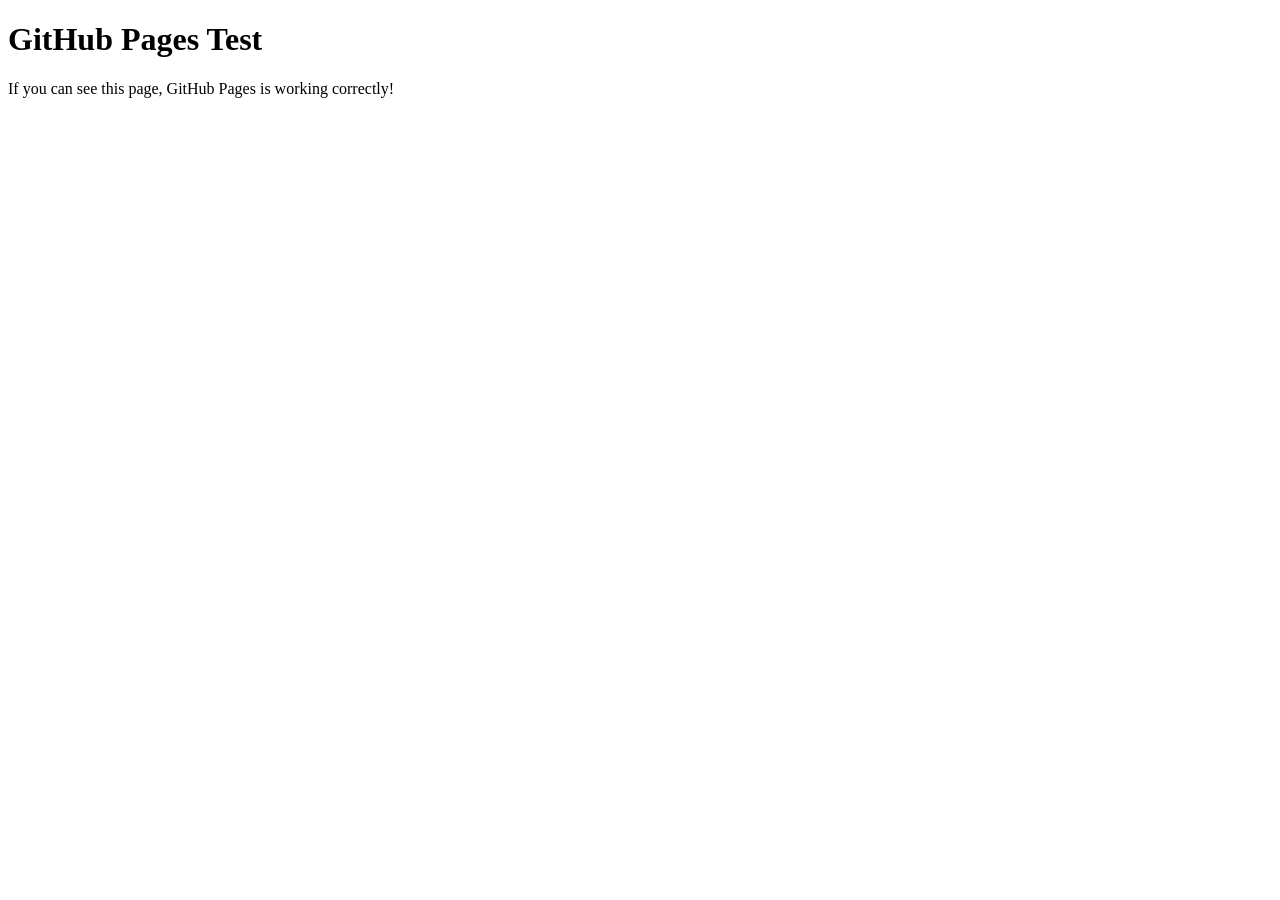
<file: test.html>
<!DOCTYPE html>
<html lang="en">
<head>
    <meta charset="UTF-8">
    <meta name="viewport" content="width=device-width, initial-scale=1.0">
    <title>Test Page</title>
</head>
<body>
    <h1>GitHub Pages Test</h1>
    <p>If you can see this page, GitHub Pages is working correctly!</p>
</body>
</html>
</file>
<file: docs/styles.css>
:root {
    --primary-color: #4f46e5;
    --primary-light: #818cf8;
    --primary-gradient: linear-gradient(135deg, #4f46e5, #818cf8);
    --secondary-color: #10b981;
    --secondary-light: #34d399;
    --secondary-gradient: linear-gradient(135deg, #10b981, #34d399);
    --dark-color: #1f2937;
    --light-color: #f9fafb;
    --gray-color: #9ca3af;
    --gray-light: #e5e7eb;
    --success-color: #10b981;
    --warning-color: #f59e0b;
    --danger-color: #ef4444;
    --card-shadow: 0 10px 15px -3px rgba(0, 0, 0, 0.1), 0 4px 6px -2px rgba(0, 0, 0, 0.05);
    --card-shadow-hover: 0 20px 25px -5px rgba(0, 0, 0, 0.1), 0 10px 10px -5px rgba(0, 0, 0, 0.04);
    --transition-speed: 0.3s;
}

/* Dark Mode Variables */
[data-theme="dark"] {
    --primary-color: #818cf8;
    --primary-light: #a5b4fc;
    --primary-gradient: linear-gradient(135deg, #6366f1, #a5b4fc);
    --secondary-color: #34d399;
    --secondary-light: #6ee7b7;
    --secondary-gradient: linear-gradient(135deg, #34d399, #6ee7b7);
    --dark-color: #f9fafb;
    --light-color: #1f2937;
    --gray-color: #d1d5db;
    --gray-light: #374151;
    --card-shadow: 0 10px 15px -3px rgba(0, 0, 0, 0.3), 0 4px 6px -2px rgba(0, 0, 0, 0.2);
    --card-shadow-hover: 0 20px 25px -5px rgba(0, 0, 0, 0.3), 0 10px 10px -5px rgba(0, 0, 0, 0.2);
}

* {
    margin: 0;
    padding: 0;
    box-sizing: border-box;
}

body {
    font-family: 'Inter', sans-serif;
    line-height: 1.6;
    color: var(--dark-color);
    background-color: #f3f4f6;
    transition: background-color var(--transition-speed) ease, color var(--transition-speed) ease;
    min-height: 100vh;
    background-image: url('https://www.transparenttextures.com/patterns/cubes.png');
    background-attachment: fixed;
}

[data-theme="dark"] body {
    background-color: #111827;
    color: var(--dark-color);
}

.container {
    max-width: 1200px;
    margin: 2rem auto;
    padding: 2rem;
    background-color: white;
    box-shadow: var(--card-shadow);
    border-radius: 16px;
    transition: background-color var(--transition-speed) ease, box-shadow var(--transition-speed) ease;
}

[data-theme="dark"] .container {
    background-color: #1f2937;
}

header {
    text-align: center;
    margin-bottom: 2rem;
    padding-bottom: 1rem;
    border-bottom: 2px solid var(--gray-light);
}

h1 {
    color: var(--primary-color);
    font-size: 2.5rem;
    margin-bottom: 0.5rem;
}

h2 {
    color: var(--primary-color);
    font-size: 1.8rem;
    margin: 2rem 0 1rem;
    display: flex;
    align-items: center;
    gap: 0.5rem;
}

h3 {
    color: var(--dark-color);
    font-size: 1.4rem;
    margin: 1.5rem 0 1rem;
}

h4 {
    color: var(--dark-color);
    font-size: 1.2rem;
    margin: 1rem 0 0.5rem;
}

h5 {
    color: var(--primary-color);
    font-size: 1rem;
    margin: 0.5rem 0;
}

p {
    margin-bottom: 1rem;
}

a {
    color: var(--primary-color);
    text-decoration: none;
    transition: color 0.3s;
}

a:hover {
    color: var(--primary-light);
    text-decoration: underline;
}

section {
    margin-bottom: 3rem;
    padding: 2rem;
    background-color: white;
    border-radius: 12px;
    box-shadow: var(--card-shadow);
    transition: transform 0.3s ease, box-shadow 0.3s ease, background-color var(--transition-speed) ease;
    border-top: 4px solid var(--primary-color);
}

[data-theme="dark"] section {
    background-color: #1f2937;
    border-top: 4px solid var(--primary-color);
}

section:hover {
    transform: translateY(-5px);
    box-shadow: var(--card-shadow-hover);
}

/* Skills Dashboard */
.skills-container {
    display: flex;
    flex-wrap: wrap;
    gap: 1.5rem;
    margin-top: 1.5rem;
}

.skills-column {
    flex: 1;
    min-width: 250px;
    background-color: #f9fafb;
    padding: 1.5rem;
    border-radius: 12px;
    box-shadow: var(--card-shadow);
    transition: transform 0.3s ease, box-shadow 0.3s ease, background-color var(--transition-speed) ease;
    border-left: 3px solid var(--primary-color);
}

[data-theme="dark"] .skills-column {
    background-color: #2d3748;
    border-left: 3px solid var(--primary-color);
}

.skills-column:hover {
    transform: translateY(-5px);
    box-shadow: var(--card-shadow-hover);
}

.checklist {
    list-style: none;
}

.checklist li {
    margin-bottom: 0.8rem;
    display: flex;
    align-items: flex-start;
    gap: 0.5rem;
}

.checklist input[type="checkbox"] {
    margin-top: 0.3rem;
    accent-color: var(--primary-color);
    width: 1.2rem;
    height: 1.2rem;
    cursor: pointer;
    transition: transform 0.2s ease;
}

.checklist input[type="checkbox"]:checked + label {
    color: var(--primary-color);
    text-decoration: line-through;
    font-weight: 500;
    transition: color 0.3s ease, text-decoration 0.3s ease;
}

.checklist input[type="checkbox"]:hover {
    transform: scale(1.1);
}

/* Weekly Schedule */
.week-tabs {
    display: flex;
    gap: 0.5rem;
    margin-bottom: 1.5rem;
    overflow-x: auto;
    padding-bottom: 0.5rem;
}

.tab-button {
    padding: 0.75rem 1.5rem;
    background-color: var(--gray-light);
    border: none;
    border-radius: 8px;
    cursor: pointer;
    font-weight: 600;
    transition: all 0.3s;
    box-shadow: 0 2px 4px rgba(0, 0, 0, 0.1);
    display: inline-flex;
    align-items: center;
    gap: 0.5rem;
}

.tab-button:hover {
    background-color: var(--primary-light);
    color: white;
    transform: translateY(-2px);
    box-shadow: 0 4px 6px rgba(0, 0, 0, 0.1);
}

.tab-button.active {
    background-image: var(--primary-gradient);
    color: white;
    box-shadow: 0 4px 6px rgba(79, 70, 229, 0.3);
}

[data-theme="dark"] .tab-button {
    background-color: #374151;
    color: #e5e7eb;
}

[data-theme="dark"] .tab-button:hover {
    background-color: var(--primary-light);
}

[data-theme="dark"] .tab-button.active {
    background-image: var(--primary-gradient);
}

.week-content {
    display: none;
}

.week-content.active {
    display: block;
}

.week-focus {
    color: var(--secondary-color);
    font-weight: 500;
    margin-bottom: 1.5rem;
    padding: 0.5rem 1rem;
    background-color: #ecfdf5;
    border-radius: 4px;
    display: inline-block;
}

.day-container {
    display: flex;
    flex-wrap: wrap;
    gap: 1.5rem;
}

.day-card {
    flex: 1;
    min-width: 300px;
    background-color: #f9fafb;
    padding: 1.5rem;
    border-radius: 12px;
    box-shadow: var(--card-shadow);
    margin-bottom: 1.5rem;
    transition: transform 0.3s ease, box-shadow 0.3s ease, background-color var(--transition-speed) ease;
    border-left: 3px solid var(--primary-color);
}

[data-theme="dark"] .day-card {
    background-color: #2d3748;
    border-left: 3px solid var(--primary-color);
}

.day-card:hover {
    transform: translateY(-5px);
    box-shadow: var(--card-shadow-hover);
}

.day-card h4 {
    border-bottom: 2px solid var(--primary-light);
    padding-bottom: 0.5rem;
    margin-bottom: 1rem;
}

.time-block {
    margin-bottom: 1.5rem;
    padding: 1rem;
    background-color: white;
    border-radius: 8px;
    box-shadow: 0 1px 3px rgba(0, 0, 0, 0.05);
}

.time-block h5 {
    display: inline-block;
    padding: 0.25rem 0.75rem;
    background-color: var(--primary-color);
    color: white;
    border-radius: 4px;
    margin-bottom: 0.75rem;
}

.time-block ul {
    margin-left: 1.5rem;
    margin-bottom: 0.75rem;
}

.resource {
    font-size: 0.9rem;
    color: var(--gray-color);
    margin-bottom: 0.75rem;
}

textarea {
    width: 100%;
    min-height: 80px;
    padding: 0.75rem;
    border: 1px solid var(--gray-light);
    border-radius: 8px;
    resize: vertical;
    font-family: inherit;
    transition: border-color 0.3s ease, box-shadow 0.3s ease;
    background-color: white;
    color: var(--dark-color);
}

textarea:focus {
    outline: none;
    border-color: var(--primary-color);
    box-shadow: 0 0 0 3px rgba(79, 70, 229, 0.2);
}

[data-theme="dark"] textarea {
    background-color: #374151;
    color: #e5e7eb;
    border-color: #4b5563;
}

[data-theme="dark"] textarea:focus {
    border-color: var(--primary-color);
    box-shadow: 0 0 0 3px rgba(129, 140, 248, 0.2);
}

.weekend {
    background-color: #eff6ff;
}

/* Resources Section */
.resources-container {
    display: flex;
    flex-wrap: wrap;
    gap: 1.5rem;
}

.resource-category {
    flex: 1;
    min-width: 250px;
    background-color: #f9fafb;
    padding: 1.5rem;
    border-radius: 8px;
    box-shadow: 0 2px 4px rgba(0, 0, 0, 0.05);
}

.resource-category ul {
    margin-left: 1.5rem;
}

.resource-category li {
    margin-bottom: 0.5rem;
}

/* Project Templates */
.project-cards {
    display: flex;
    flex-wrap: wrap;
    gap: 1.5rem;
}

.project-card {
    flex: 1;
    min-width: 300px;
    background-color: #f9fafb;
    padding: 1.5rem;
    border-radius: 8px;
    box-shadow: 0 2px 4px rgba(0, 0, 0, 0.05);
    margin-bottom: 1.5rem;
}

.project-details {
    display: flex;
    flex-wrap: wrap;
    gap: 1.5rem;
    margin-top: 1rem;
}

.project-components, .project-tech {
    flex: 1;
    min-width: 200px;
}

.project-components ul, .project-tech ul {
    margin-left: 1.5rem;
}

/* Progress Tracker */
.progress-container {
    margin-top: 2rem;
}

.progress-bar {
    height: 10px;
    background-color: var(--gray-light);
    border-radius: 5px;
    margin-bottom: 1rem;
    overflow: hidden;
}

.progress-fill {
    height: 100%;
    background-color: var(--primary-color);
    width: 0%;
    transition: width 0.5s ease;
}

.progress-stats {
    display: flex;
    justify-content: space-between;
    font-weight: 600;
}

/* Responsive Design */
@media (max-width: 768px) {
    .container {
        padding: 1rem;
    }

    .skills-column, .day-card, .resource-category, .project-card {
        min-width: 100%;
    }

    h1 {
        font-size: 2rem;
    }

    h2 {
        font-size: 1.5rem;
    }
}

/* Footer Styles */
footer {
    text-align: center;
    padding-top: 2rem;
    margin-top: 3rem;
    border-top: 1px solid var(--gray-light);
}

.social-links {
    display: flex;
    justify-content: center;
    gap: 1rem;
    margin: 1.5rem 0;
}

.social-icon {
    display: flex;
    align-items: center;
    justify-content: center;
    width: 40px;
    height: 40px;
    background-color: var(--gray-light);
    color: var(--dark-color);
    border-radius: 50%;
    transition: all 0.3s ease;
}

.social-icon:hover {
    background-image: var(--primary-gradient);
    color: white;
    transform: translateY(-3px);
    box-shadow: 0 4px 8px rgba(0, 0, 0, 0.1);
}

[data-theme="dark"] .social-icon {
    background-color: #374151;
    color: #e5e7eb;
}

.copyright {
    font-size: 0.9rem;
    color: var(--gray-color);
    margin-top: 1rem;
}

/* Dark Mode Toggle */
#theme-toggle {
    position: relative;
    overflow: hidden;
}

#theme-toggle i {
    transition: transform 0.5s ease;
}

[data-theme="dark"] #theme-toggle i.fa-moon {
    transform: translateY(-100%);
    opacity: 0;
}

[data-theme="dark"] #theme-toggle i.fa-sun {
    transform: translateY(0);
    opacity: 1;
}

#theme-toggle i.fa-sun {
    position: absolute;
    transform: translateY(100%);
    opacity: 0;
}

/* Animation Classes */
.fade-in {
    animation: fadeIn 0.5s ease forwards;
}

@keyframes fadeIn {
    from {
        opacity: 0;
        transform: translateY(10px);
    }
    to {
        opacity: 1;
        transform: translateY(0);
    }
}

/* Print Styles */
@media print {
    body {
        background-color: white;
        background-image: none;
    }

    .container {
        box-shadow: none;
        max-width: 100%;
        margin: 0;
        padding: 0;
    }

    section, .skills-column, .day-card {
        box-shadow: none;
        border: 1px solid #ddd;
        break-inside: avoid;
    }

    textarea {
        border: 1px solid #ddd;
    }

    .tab-button:not(.active) {
        display: none;
    }

    .week-content:not(.active) {
        display: none;
    }

    .social-links, #theme-toggle {
        display: none;
    }
}
</file>
